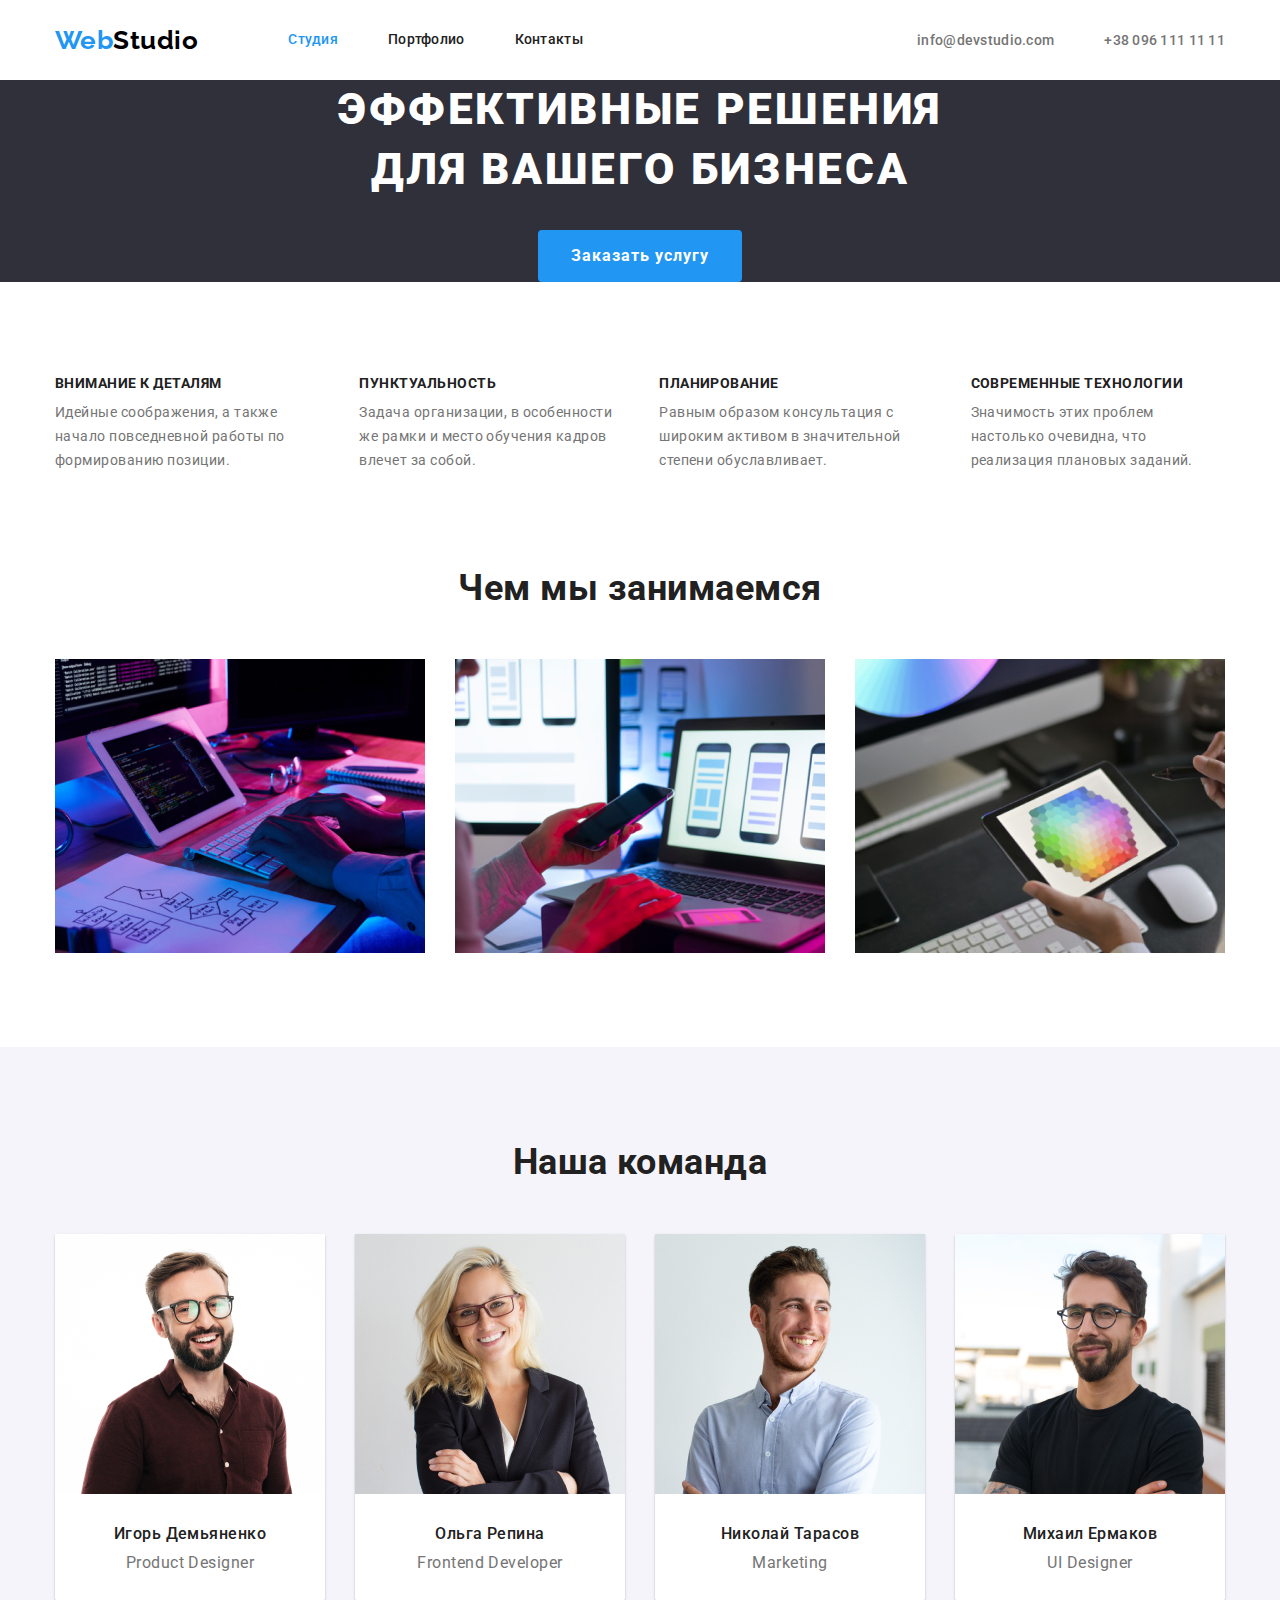
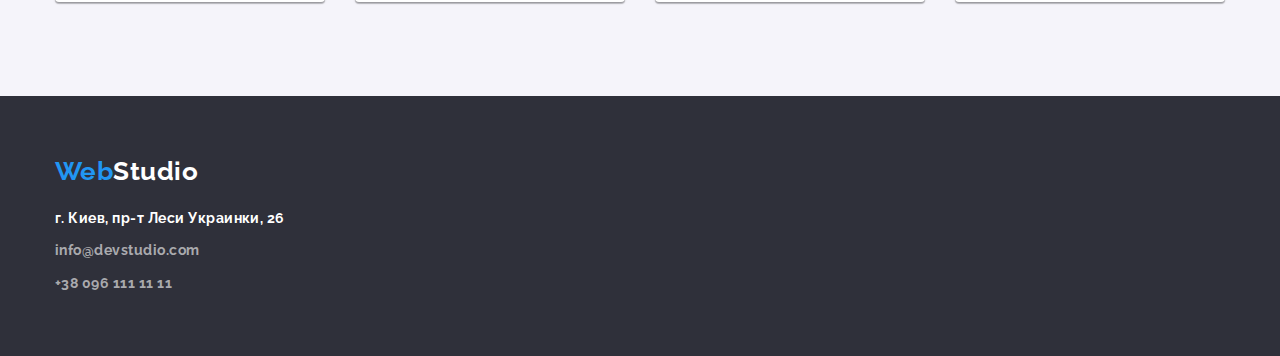
<file: index.html>
<!DOCTYPE html>
<html lang="ru">

<head>
    <meta charset="UTF-8">
    <meta name="viewport" content="width=device-width, initial-scale=1.0">
    <title>Веб студия</title>
    <link rel="stylesheet" href="https://cdnjs.cloudflare.com/ajax/libs/modern-normalize/1.0.0/modern-normalize.min.css" />
    <link rel="preconnect" href="https://fonts.gstatic.com">
    <link
        href="https://fonts.googleapis.com/css2?family=Oleo+Script&family=Raleway:wght@700&family=Roboto:wght@400;500;700;900&display=swap"
        rel="stylesheet">
    <link rel="stylesheet" href="./style.css" />
</head>

<body>
    <!--Header-->
    <header class="header">
       <div class="container main-nav">
        <a class="logo" href="./index.html"><span class="logo-blue">Web</span>Studio</a>
        <nav>
            <ul class="site-nav list">
                <li class="item"><a href="./index.html" class="link current">Студия</a></li>
                <li class="item"><a href="./portfolio.html" class="link">Портфолио</a></li>
                <li class="item"><a href="" class="link">Контакты</a></li>
            </ul>
        </nav>
        <ul class="auth-nav list">
            <li class="item"><a href="mailto:info@devstudio.com" class="link">info@devstudio.com</a></li>
            <li class="item"><a href="tel:+380961111111" class="link">+38 096 111 11 11</a></li>
        </ul>
       </div>
    </header>
    <!--Hero-->
    <main>
        <section class="hero">
            <h1 class="hero-title">
                Эффективные решения <br /> для вашего бизнеса
            </h1>
            <a href="" class="link">Заказать услугу</a>
        </section>
        <!--Feauture-->
        <section class="section">
          <div class="container">
            <h2 class="section-title visually-hidden">Наши особености</h2>
            <ul class="list feautures">
                <li class="item">
                    <h3 class="title">Внимание к деталям</h3>
                    <p class="text">Идейные соображения, а также начало повседневной работы по формированию позиции.</p>
                </li>
                <li class="item">
                    <h3 class="title">Пунктуальность</h3>
                    <p class="text">Задача организации, в особенности же рамки и место обучения кадров влечет за собой.
                    </p>
                </li>
                <li class="item">
                    <h3 class="title">Планирование</h3>
                    <p class="text">Равным образом консультация с широким активом в значительной степени обуславливает.
                    </p>
                </li>
                <li class="item">
                    <h3 class="title">Современные технологии</h3>
                    <p class="text">Значимость этих проблем настолько очевидна, что реализация плановых заданий.</p>
                </li>
            </ul>
           </div>
        </section>
        <!-- Description -->
        <section class="section description">
            <div class="container">
            <h2 class="section-title centred">Чем мы занимаемся</h2>
            <ul class="list">
                <li class="item">
                    <a href="" class="link">
                    <img src="./image/img1.jpg" alt="Семантически верний вебдизайн" class="image-block"/>
                    </a>
                </li>
                <li class="item">
                    <a href="" class="link">
                    <img src="./image/img2.jpg" alt="Адаптивность на всех устройствах" class="image-block"/>
                    </a>
                </li>
                <li class="item">
                    <a href="" class="link">
                    <img src="./image/img3.jpg" alt="Ідеальний цветовой подбор" class="image-block"/>
                    </a>
                </li>
            </ul>
            </div>
        </section>
        <!--Our Team-->
        <section class="section our-team">
            <div class="container">
            <h2 class="section-title centred">Наша команда</h2>
            <ul class="list">
                <li class="item">
                 <div class="container-our-team">
                    <a href=""><img src="./image/avatar1.jpg" alt="Фотография Игоря Демьяненко" class="image-block"/></a>
                    <h3 class="title">Игорь Демьяненко</h3>
                    <p class="text">Product Designer</p>
                 </div>
                </li>
                <li class="item">
                 <div class="container-our-team">
                    <a href=""><img src="./image/avatar2.jpg" alt="Фотография Ольги Репиной" class="image-block"/></a>
                    <h3 class="title">Ольга Репина</h3>
                    <p class="text">Frontend Developer</p>
                 </div>
                </li>
                <li class="item">
                 <div class="container-our-team">
                    <a href=""><img src="./image/avatar3.jpg" alt="Фотография Николая Тарасова" class="image-block"/></a>
                    <h3 class="title">Николай Тарасов</h3>
                    <p class="text">Marketing</p>
                 </div>
                </li>
                <li class="item">
                 <div class="container-our-team">
                    <a href=""><img src="./image/avatar4.jpg" alt="Фотография Михаила Ермакова" class="image-block"/></a>
                    <h3 class="title">Михаил Ермаков</h3>
                    <p class="text">UI Designer</p>
                 </div>
                </li>
            </ul>
            </div>
        </section>
    </main>
    <!--Footer-->
    <footer class="footer">
      <div class="container"> 
        <a href="/index.html" class="logo"><span class="logo-blue">Web</span>Studio</a>
        <ul class="list">
            <li>
                <address class="footer-addres">г. Киев, пр-т Леси Украинки, 26</address>
            </li>
            <li><a href="mailto:info@devstudio.com" class="link">info@devstudio.com</a></li>
            <li><a href="tel:+380961111111" class="link">+38 096 111 11 11</a></li>
        </ul>
      </div>
    </footer>
</body>

</html>
</file>
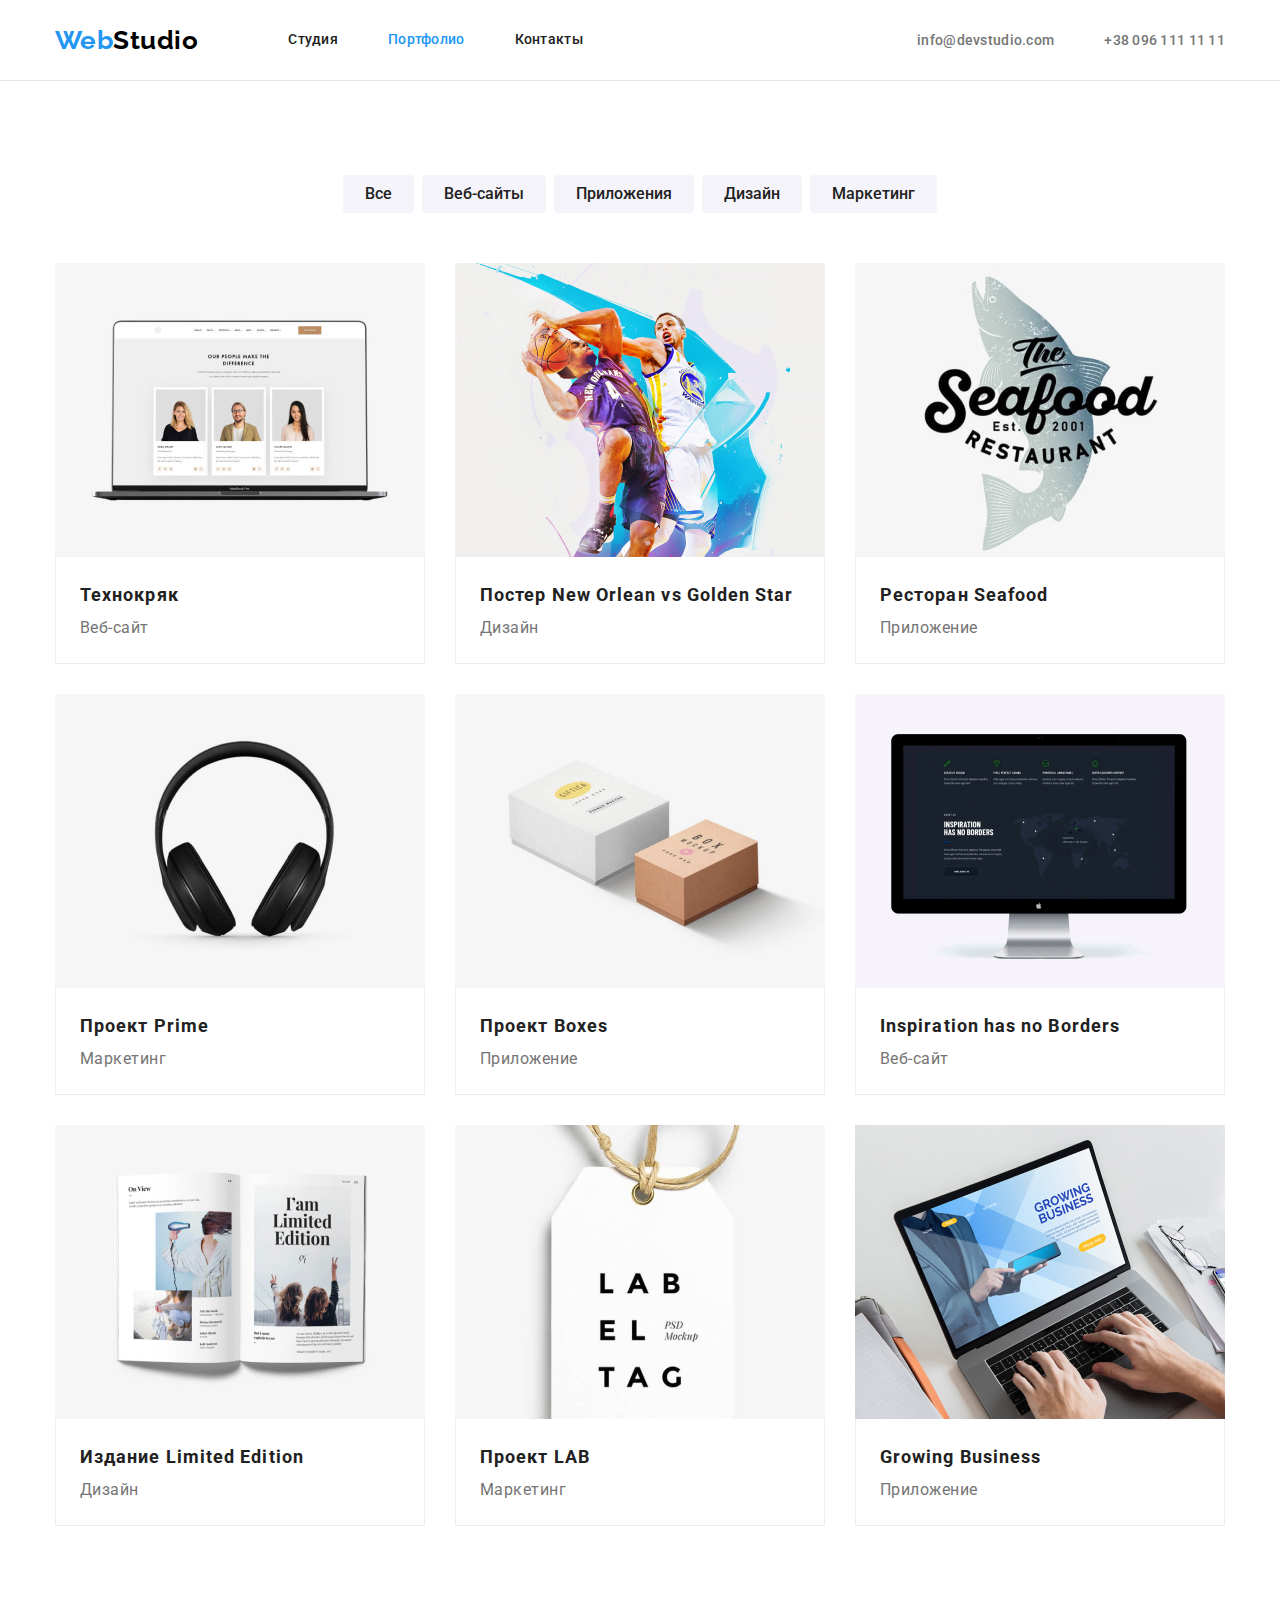
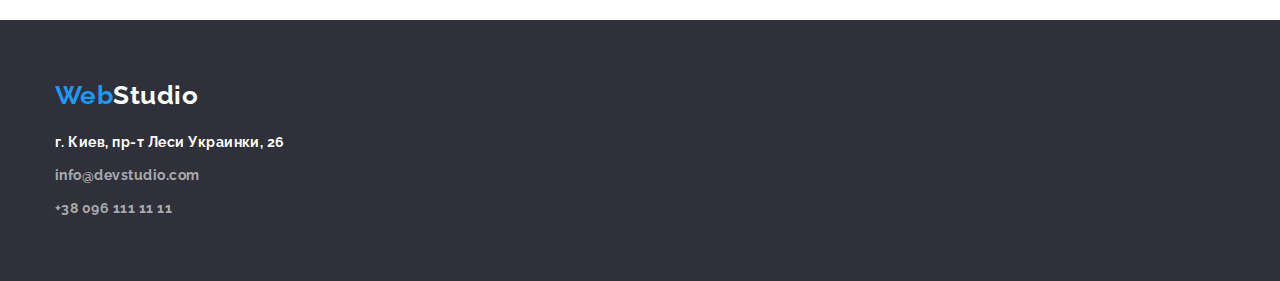
<file: portfolio.html>
<!DOCTYPE html>
<html lang="ru">

<!DOCTYPE html>
<html lang="ru">

<head>
    <meta charset="UTF-8">
    <meta name="viewport" content="width=device-width, initial-scale=1.0">
    <title>Веб студия</title>
    <link rel="stylesheet"
        href="https://cdnjs.cloudflare.com/ajax/libs/modern-normalize/1.0.0/modern-normalize.min.css" />
    <link rel="preconnect" href="https://fonts.gstatic.com">
    <link
        href="https://fonts.googleapis.com/css2?family=Oleo+Script&family=Raleway:wght@700&family=Roboto:wght@400;500;700;900&display=swap"
        rel="stylesheet">
    <link rel="stylesheet" href="./style.css" />
</head>

<body>
    <!--Header-->
    <header class="header header-border">
        <div class="container main-nav">
            <a class="logo" href="./index.html"><span class="logo-blue">Web</span>Studio</a>
            <nav>
                <ul class="site-nav list">
                    <li class="item"><a href="./index.html" class="link">Студия</a></li>
                    <li class="item"><a href="./portfolio.html" class="link current">Портфолио</a></li>
                    <li class="item"><a href="" class="link">Контакты</a></li>
                </ul>
            </nav>
            <ul class="auth-nav list">
                <li class="item"><a href="mailto:info@devstudio.com" class="link">info@devstudio.com</a></li>
                <li class="item"><a href="tel:+380961111111" class="link">+38 096 111 11 11</a></li>
            </ul>
        </div>
    </header>
    <!--Portfolio-->
    <main>
        <section class="portfolio section">
            <div class="container">
            <h1 class="visually-hidden">Портфолио</h1>
            <ul class="list list-button">
                <li class="item"><button type="button" class="button">Все</button></li>
                <li class="item"><button type="button" class="button">Веб-сайты</button></li>
                <li class="item"><button type="button" class="button">Приложения</button></li>
                <li class="item"><button type="button" class="button">Дизайн</button></li>
                <li class="item"><button type="button" class="button">Маркетинг</button></li>
            </ul>
            <ul class="list list-image">
                <li class="item">
                    <a href="" class="link">
                        <img src="./image/portfolio1.jpg" alt="Фото ноутбука" class="image-block"/>
                        <div class="card-content">
                          <h2 class="title">Технокряк</h2>
                          <p class="text">Веб-сайт</p>
                        </div>
                    </a>
                </li>
                <li class="item">
                    <a href="" class="link">
                        <img src="./image/portfolio2.jpg" alt="Постер с баскетболистами" class="image-block"/>
                        <div class="card-content">
                            <h2 class="title">Постер New Orlean vs Golden Star</h2>
                            <p class="text">Дизайн</p>  
                        </div>
                     </a>
                </li>
                <li class="item">
                    <a href="" class="link">
                        <img src="./image/portfolio3.jpg" alt="Логотип рибного ресторана" class="image-block"/>
                        <div class="card-content">
                            <h2 class="title">Ресторан Seafood</h2>
                            <p class="text">Приложение</p>
                        </div>
                    </a>
                </li>
                <li class="item">
                    <a href="" class="link">
                        <img src="./image/portfolio4.jpg" alt="Фото наушников" class="image-block"/>
                        <div class="card-content">
                            <h2 class="title">Проект Prime</h2>
                            <p class="text">Маркетинг</p>
                        </div>
                    </a>
                </li>
                <li class="item">
                    <a href="" class="link">
                        <img src="./image/portfolio5.jpg" alt="Фото дизайна коробок" class="image-block"/>
                        <div class="card-content">
                            <h2 class="title">Проект Boxes</h2>
                            <p class="text">Приложение</p>
                        </div>
                    </a>
                </li>
                <li class="item">
                    <a href="" class="link">
                        <img src="./image/portfolio6.jpg" alt="Екран компютера с примером дизайна" class="image-block"/>
                        <div class="card-content">
                            <h2 class="title">Inspiration has no Borders</h2>
                            <p class="text">Веб-сайт</p>
                        </div>
                    </a>
                </li>
                <li class="item">
                    <a href="" class="link">
                        <img src="./image/portfolio7.jpg" alt="Дизайн журнала" class="image-block"/>
                        <div class="card-content">
                            <h2 class="title">Издание Limited Edition</h2>
                            <p class="text">Дизайн</p>  
                        </div>
                    </a>
                </li>
                <li class="item">
                    <a href="" class="link">
                        <img src="./image/portfolio8.jpg" alt="Дизайн етикетки" class="image-block"/>
                        <div class="card-content">
                            <h2 class="title">Проект LAB</h2>
                            <p class="text">Маркетинг</p>
                        </div>
                    </a>
                </li>
                <li class="item">
                    <a href="" class="link">
                        <img  src="./image/portfolio9.jpg" alt="Работающий на ноутбуке" class="image-block"/>
                        <div class="card-content">
                            <h2 class="title">Growing Business</h2>
                            <p class="text">Приложение</p>
                        </div>
                    </a>
                </li>
            </ul>
            </div>
        </section>
    </main>
    <!--Footer-->
    <footer class="footer">
        <div class="container">
            <a href="/index.html" class="logo"><span class="logo-blue">Web</span>Studio</a>
            <ul class="list">
                <li>
                    <address class="footer-addres">г. Киев, пр-т Леси Украинки, 26</address>
                </li>
                <li><a href="mailto:info@devstudio.com" class="link">info@devstudio.com</a></li>
                <li><a href="tel:+380961111111" class="link">+38 096 111 11 11</a></li>
            </ul>
        </div>
    </footer>
</body>
</html>
</file>
<file: style.css>
:root {
  --primary-text-color: #212121;
  --title-text-color: #757575;
  --accent-color: #2196f3;
  --white-text-color: #ffffff;
  --footer-transparent-color: rgba(255, 255, 255, 0.6);

  --bg-color: #e5e5e5;
  --bg-color-secondary: #f5f4fa;
  --bg-color-white: #ffffff;
  --logo-text-black: #000000;
  --bg-hero-footer: #2f303a;

  --border-color: #eeeeee;
}

/* color of main text #757575 */
/* color of secondary #212121 */
/* accent #2196F3 */
/* white text #FFFFFF */
/* bg main color  #FFFFFF */
/* bg secondary color #E5E5E5 */
/* bg third color #F5F4FA  */
/* bg footer color #2F303A  */
/* logo color black #000000 */
/* footer and hero color #2F303A */

body {
  /* background-color: var(--bg-color); */
  color: var(--title-text-color);
  font-family: Roboto, sans-serif;
  letter-spacing: 0.03em;
}

.list {
  list-style: none;

  padding: 0;
  margin: 0;
}

/* h1,
h2,
h3,
p {
  margin-top: 0;
  margin-bottom: 0;
} */

.link,
.logo {
  text-decoration: none;
}

.container {
  width: 1200px;
  padding-left: 15px;
  padding-right: 15px;
  /* outline: 1px solid teal; */
  margin-left: auto;
  margin-right: auto;
}

.visually-hidden {
  position: absolute;
  clip: rect(0 0 0 0);
  width: 1px;
  height: 1px;
  margin: -1px;
}

/* logo */
.header .logo {
  margin-right: 90px;

  color: var(--logo-text-black);

  font-family: Raleway, cursive;
  font-weight: 700;
  font-size: 26px;
  line-height: 1.19;
}

.logo-blue {
  color: var(--accent-color);
}

/* navigation */
.header {
  background-color: var(--bg-color-white);
}

.main-nav {
  display: flex;
  align-items: center;
}

.site-nav {
  display: flex;
}

.site-nav .item:not(:first-child) {
  margin-left: 50px;
}

.site-nav .link {
  display: block;
  padding-top: 32px;
  padding-bottom: 32px;

  color: var(--primary-text-color);

  font-weight: 500;
  font-size: 14px;
  line-height: 1.14;
  letter-spacing: 0.02em;
}

.site-nav .link.current {
  color: var(--accent-color);
}

.site-nav .link:hover,
.site-nav .link:focus {
  color: var(--accent-color);
}

.auth-nav {
  display: flex;
  margin-left: auto;
}

.auth-nav .item:not(:first-child) {
  margin-left: 50px;
}

.auth-nav .link {
  color: var(--title-text-color);

  font-weight: 500;
  font-size: 14px;
  line-height: 1.14;
  letter-spacing: 0.02em;
  text-decoration: none;
}

.auth-nav a:hover,
.auth-nav a:focus {
  color: var(--accent-color);
}

.header-border {
  border-bottom: 1px solid var(--bg-color);
}
/* hero  */
.hero {
  background-color: var(--bg-hero-footer);
  text-align: center;
}

.hero-title {
  margin-top: 0;
  margin-bottom: 30px;

  color: var(--white-text-color);

  font-weight: 900;
  font-size: 44px;
  line-height: 1.36;
  text-align: center;
  text-transform: uppercase;
  letter-spacing: 0.06em;
}
.hero .link {
  display: inline-block;
  border-radius: 4px;
  padding: 10px 32px;
  border: 1px solid transparent;
  border-radius: 4px;

  background-color: var(--accent-color);
  color: var(--white-text-color);

  font-weight: 700;
  font-size: 16px;
  line-height: 1.87;
  letter-spacing: 0.06em;
  text-align: center;
}

.hero .link:hover,
.hero .link:focus {
  background-color: var(--bg-color-white);
  color: var(--accent-color);

  border: 1px solid var(--accent-color);
}

/* section */
.section-title {
  margin-top: 0;
  margin-bottom: 50px;

  color: var(--primary-text-color);

  font-weight: 700;
  font-size: 36px;
  line-height: 1.17;
  text-align: center;
}
.section {
  padding-top: 94px;
  padding-bottom: 94px;

  background-color: var(--bg-color-white);
}

.section-title.centred {
  text-align: center;
}

/* feautures  */
.feautures {
  display: flex;
}

.feautures .item + .item {
  margin-left: 30px;
}

.feautures .title {
  margin-top: 0;
  margin-bottom: 10px;

  color: var(--primary-text-color);

  font-weight: 700;
  font-size: 14px;
  line-height: 1.14;
  text-transform: uppercase;
}

.feautures .text {
  margin-top: 0;
  margin-bottom: 0;

  font-size: 14px;
  line-height: 1.71;
}
/* description */
.section.description {
  padding-top: 0;
  padding-bottom: 94px;
}

.description .list {
  display: flex;
}

.description .item:not(:first-child) {
  margin-left: 30px;
}

.description img {
  /* min-width: 370px; */
  width: 100%;
}

/* our team */
.our-team {
  background-color: var(--bg-color-secondary);
  line-height: 1.19;
}

.our-team .list {
  display: flex;
}

.our-team .item:not(:first-child) {
  margin-left: 30px;
}

.container-our-team {
  padding-top: 0;
  padding-bottom: 30px;

  background-color: var(--bg-color-white);

  min-width: 270px;
  box-shadow: 0px 1px 3px rgba(0, 0, 0, 0.12), 0px 1px 1px rgba(0, 0, 0, 0.14),
    0px 2px 1px rgba(0, 0, 0, 0.2);
  border-radius: 0px 0px 4px 4px;
  text-align: center;
}

.our-team .title {
  margin-top: 30px;
  margin-bottom: 10px;

  color: var(--primary-text-color);

  font-weight: 500;
  font-size: 16px;
}

.our-team .text {
  margin-top: 0;
  margin-bottom: 0;

  font-size: 16px;
}

/* футер */
.footer {
  padding-top: 60px;
  padding-bottom: 60px;

  background-color: var(--bg-hero-footer);
}
.footer,
.footer .logo {
  color: var(--white-text-color);

  font-family: Raleway;
  font-weight: 700;
  font-size: 26px;
  line-height: 1.19;
}

.footer .logo {
  display: inline-block;
  margin-bottom: 20px;
}

.footer .link {
  color: var(--footer-transparent-color);
}

.footer .link:hover,
.footer .link:focus {
  color: var(--accent-color);
}

.footer .list {
  font-size: 14px;
  line-height: 1.71;
}

.footer li:not(:last-child) {
  margin-bottom: 9px;
}
.footer-addres {
  font-style: normal;
}

/* Портфоліо */
.portfolio {
  background-color: var(--bg-color-white);
}

.portfolio .list-button {
  display: flex;
  justify-content: center;
}

.list-button .item:not(:first-child) {
  margin-left: 8px;
}

.list-button .item {
  margin-bottom: 50px;
}

.button {
  padding: 6px 22px;
  border-radius: 4px;
  border: 0 solid transparent;

  background: #f5f4fa;
  color: var(--primary-text-color);

  font-family: Roboto;
  font-style: normal;
  font-weight: 500;
  font-size: 16px;
  line-height: 1.62;
  outline: none;
}

.button:hover,
.button:focus {
  color: var(--white-text-color);
  background: var(--accent-color);
  border: 0 solid transparent;
}

.list-image {
  display: flex;
  flex-wrap: wrap;
  /* margin-top: -15px;
  margin-left: -15px;
  margin-right: -15px;
  margin-bottom: -15px; */
}
.list-image .link {
  display: block;
}

.list-image .item {
  width: calc((100% - 60px) / 3);
  /* margin-top: 15px;
  margin-right: 15px;
  margin-bottom: 15px;
  margin-left: 15px; */
}

.list-image .item:not(:nth-child(3n + 1)) {
  margin-left: 30px;
}

.list-image .item:not(:nth-last-child(-n + 3)) {
  margin-bottom: 30px;
}

.card-content {
  margin-top: 0;
  /* max-width: 370px; */
  flex-basis: 100%;

  border-color: var(--border-color);
  border-style: solid;

  border-top-width: 0;
  border-right-width: 1px;
  border-bottom-width: 1px;
  border-left-width: 1px;
  padding-top: 20px;
  padding-bottom: 20px;
  padding-left: 24px;
  padding-right: 24px;
  max-width: 370px;
}

.image-block {
  display: block;
}

.portfolio .title {
  margin-top: 0;
  margin-bottom: 0;

  color: var(--primary-text-color);

  font-weight: 700;
  font-size: 18px;
  line-height: 2;
  letter-spacing: 0.06em;
}

.portfolio .text {
  margin-top: 0;
  margin-bottom: 0;

  color: var(--title-text-color);

  font-weight: 400;
  font-size: 16px;
  line-height: 1.88;
}

.portfolio .title:hover,
.portfolio .title:focus,
.portfolio .text:hover,
.portfolio .text:focus {
  color: var(--accent-color);
}
</file>
